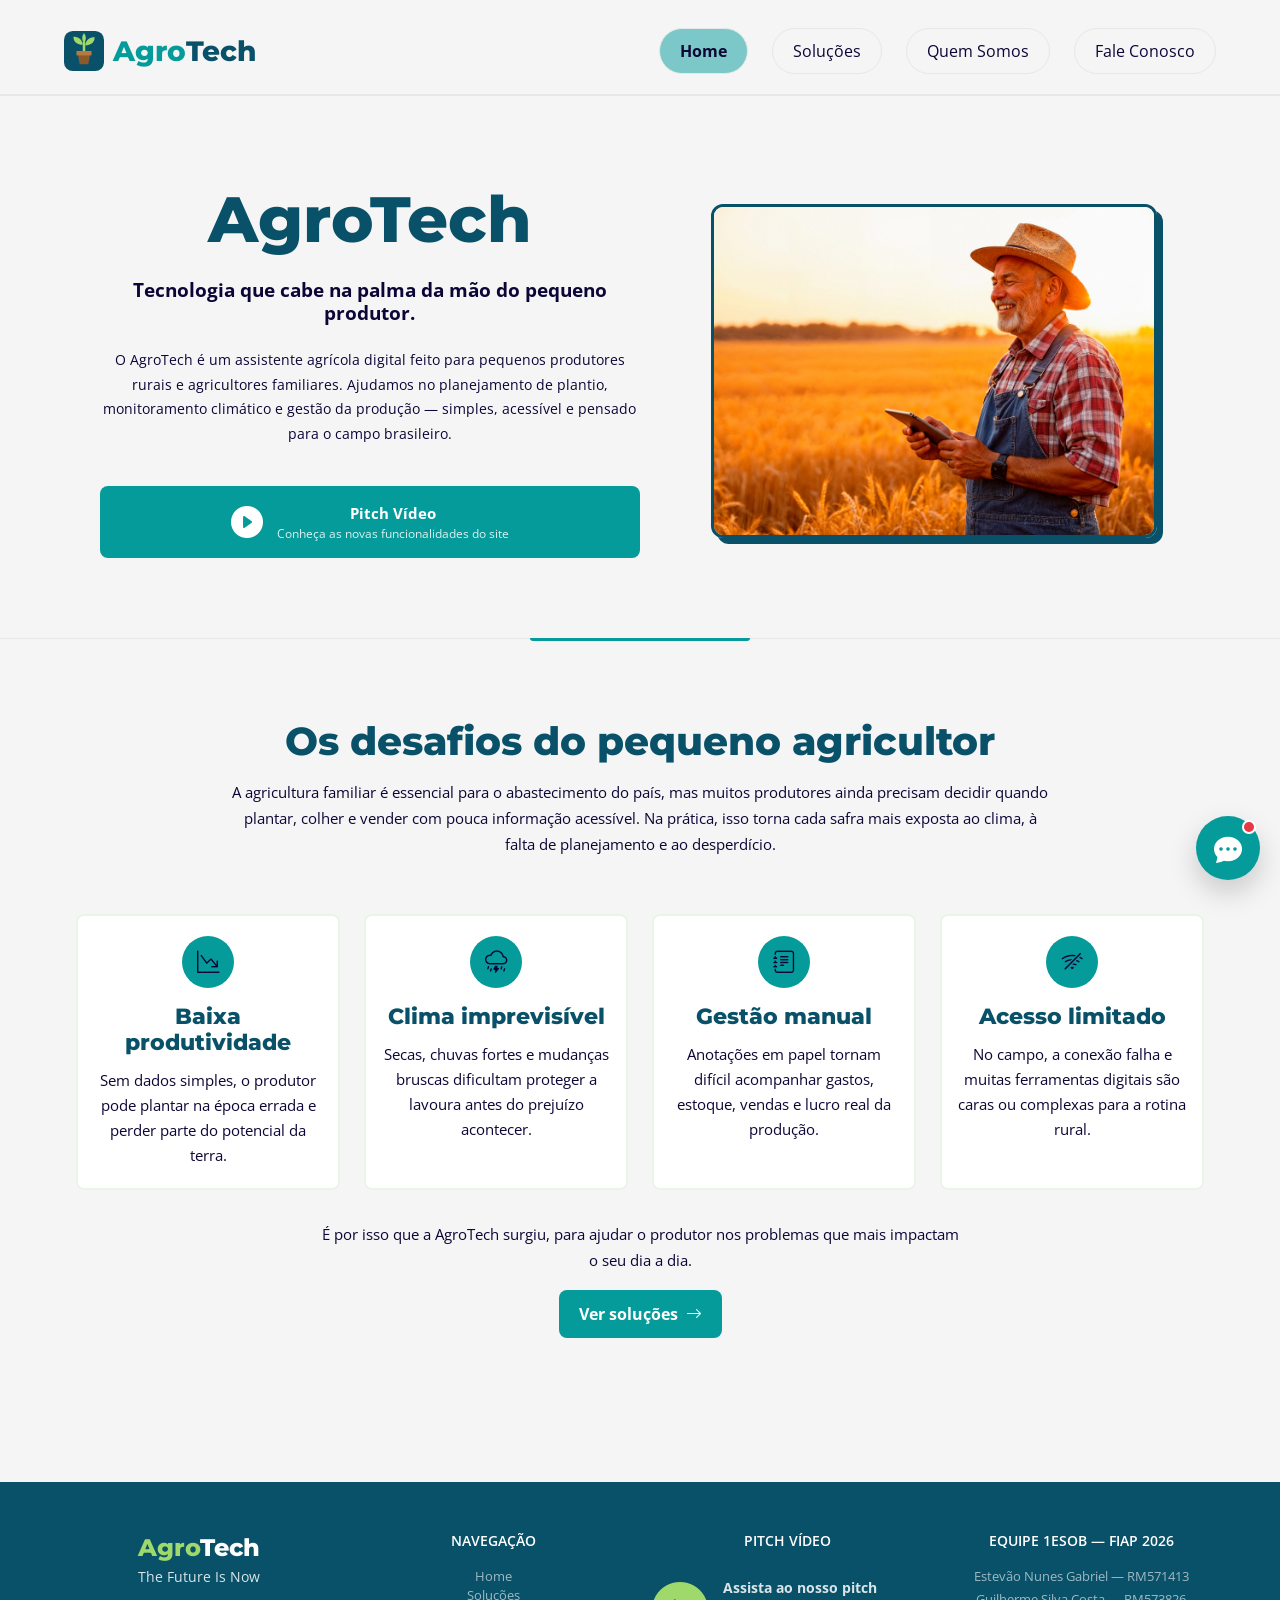
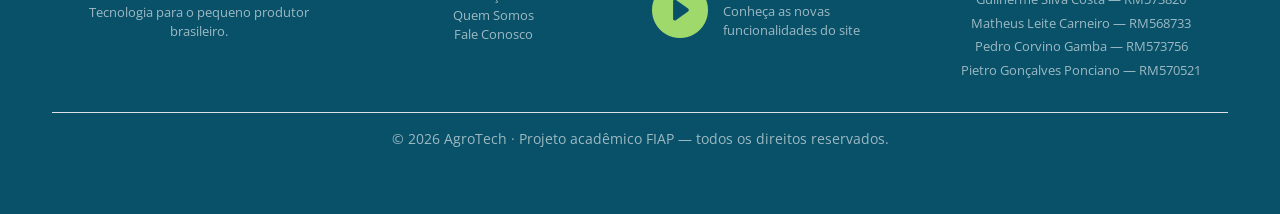
<file: index.html>
<!DOCTYPE html>
<html lang="pt-br">

<!-- Página inicial -->

<!-- ==============================
     SEÇÃO: PÁGINA INICIAL
    ================================= -->
<head>

    <meta charset="UTF-8">
    <meta name="viewport" content="width=device-width, initial-scale=1.0">
    <title>AgroTech - Home</title>
    <link rel="icon" type="image/svg+xml" href="./src/img/favicon.svg">

    <!-- Import do Google Fonts -->
    <link rel="preconnect" href="https://fonts.googleapis.com">
    <link rel="preconnect" href="https://fonts.gstatic.com" crossorigin>
    <link href="https://fonts.googleapis.com/css2?family=Montserrat:wght@400;600;700;900&family=Open+Sans:wght@400;600;700&display=swap" rel="stylesheet">

    <!-- Import do CSS bootstrap -->
    <link href="https://cdn.jsdelivr.net/npm/bootstrap@5.3.8/dist/css/bootstrap.min.css" rel="stylesheet" integrity="sha384-sRIl4kxILFvY47J16cr9ZwB07vP4J8+LH7qKQnuqkuIAvNWLzeN8tE5YBujZqJLB" crossorigin="anonymous">
    <link rel="stylesheet" href="https://cdn.jsdelivr.net/npm/bootstrap-icons@1.13.1/font/bootstrap-icons.min.css">

    <!-- Import do CSS global e da pagina-->
    <link rel="stylesheet" href="./src/css/style.css">
    <link rel="stylesheet" href="./src/css/styleHome.css">
    <link rel="stylesheet" href="src/css/styleConsultor.css">

</head>
<body>

    <!-- ==============================
         SEÇÃO: HEADER
        ================================= -->
    <header>
        <nav class="navbar navbar-expand-lg">

            <div class="container-fluid navbar-container">

                <div class="nav-logo mb-0">
                    <img class="nav-logo-icon" src="./src/img/favicon.svg" alt="" aria-hidden="true">
                    <span class="nav-logo-text"><span class="nav-logo-agro">Agro</span><span class="nav-logo-tech">Tech</span></span>
                </div>

                <button class="navbar-toggler" type="button" data-bs-toggle="collapse" data-bs-target="#paginas" aria-controls="paginas" aria-expanded="false" aria-label="Abrir menu">
                    <i class="bi bi-list"></i>
                </button>

                <div id="paginas" class="collapse navbar-collapse justify-content-end">
                    <ul class="d-flex flex-column flex-lg-row gap-4 list-unstyled mb-0 align-items-center align-items-lg-center mt-5 mt-lg-0">
                        <li><a href="./index.html" class="page page-active text-nowrap">Home</a></li>
                        <li><a href="./src/pages/solucoes.html" class="page text-nowrap">Soluções</a></li>
                        <li><a href="./src/pages/quemSomos.html" class="page text-nowrap">Quem Somos</a></li>
                        <li><a href="./src/pages/faleConosco.html" class="page text-nowrap">Fale Conosco</a></li>
                    </ul>
                </div>

            </div>
        </nav>
    </header>

    <!-- ==============================
         SEÇÃO: MAIN
        ================================= -->
    <main>

        <!-- ==============================
             SEÇÃO: HOME (HERO)
            ================================= -->
        <section class="hero-section">
            <div class="row align-items-center justify-content-around gy-5 container-fluid">

                <div class="col-12 col-lg-6 d-flex flex-column gap-3 text-center">
                    <h1 class="hero-title">AgroTech</h1>
                    <h2 class="hero-subtitle">Tecnologia que cabe na palma da mão do pequeno produtor.</h2>
                    <p class="hero-text">O AgroTech é um assistente agrícola digital feito para pequenos produtores rurais e agricultores familiares.
                        Ajudamos no planejamento de plantio, monitoramento climático e gestão da produção — simples, acessível e pensado para o campo brasileiro.
                    </p>

                    <!-- Esse botao so aparece com a tela grande -->
                    <a href="https://www.youtube.com/watch?v=eFqLEcY02dg" target="_blank" class="hero-btn align-self-stretch justify-content-center d-none d-lg-flex">
                        <i class="bi bi-play-circle-fill hero-btn-icon"></i>
                        <div class="hero-btn-texto">
                            <span class="hero-btn-titulo">Pitch Vídeo</span>
                            <span class="hero-btn-subtitulo">Conheça as novas funcionalidades do site</span>
                        </div>
                    </a>
                </div>

                <div class="col-12 col-lg-5">
                    <img src="./src/img/hero-section-Agricultor.jpg" alt="Agricultor segurando um tablet no campo" class="hero-img w-100">
                </div>


                <!-- Esse botao so aparece quando a tela fica pequena -->
                <div class="col-12 d-flex flex-column d-lg-none">
                    <a href="https://www.youtube.com/watch?v=eFqLEcY02dg" target="_blank" class="hero-btn align-self-stretch justify-content-center">
                        <i class="bi bi-play-circle-fill hero-btn-icon"></i>
                        <div class="hero-btn-texto">
                            <span class="hero-btn-titulo">Pitch Vídeo</span>
                            <span class="hero-btn-subtitulo">Conheça as novas funcionalidades do site</span>
                        </div>
                    </a>
                </div>

            </div>
        </section>

        <!-- ==============================
             SEÇÃO: PROBLEMA
            ================================= -->
        <section class="problema-section">
            <div class="container-fluid problema-container">
                <div class="row justify-content-center">
                    <div class="col-12 col-lg-9 problema-intro">
                        <h2 id="problema-title">Os desafios do pequeno agricultor</h2>
                        <p>
                            A agricultura familiar é essencial para o abastecimento do país, mas muitos produtores ainda
                            precisam decidir quando plantar, colher e vender com pouca informação acessível. Na prática,
                            isso torna cada safra mais exposta ao clima, à falta de planejamento e ao desperdício.
                        </p>
                    </div>
                </div>

                <div class="row gy-4 justify-content-center problema-cards">
                    <div class="col-12 col-md-6 col-xl-3 d-flex">
                        <article class="problema-card w-100">
                            <i class="bi bi-graph-down-arrow problema-card-icon"></i>
                            <h3>Baixa produtividade</h3>
                            <p>Sem dados simples, o produtor pode plantar na época errada e perder parte do potencial da terra.</p>
                        </article>
                    </div>

                    <div class="col-12 col-md-6 col-xl-3 d-flex">
                        <article class="problema-card w-100">
                            <i class="bi bi-cloud-lightning-rain problema-card-icon"></i>
                            <h3>Clima imprevisível</h3>
                            <p>Secas, chuvas fortes e mudanças bruscas dificultam proteger a lavoura antes do prejuízo acontecer.</p>
                        </article>
                    </div>

                    <div class="col-12 col-md-6 col-xl-3 d-flex">
                        <article class="problema-card w-100">
                            <i class="bi bi-journal-text problema-card-icon"></i>
                            <h3>Gestão manual</h3>
                            <p>Anotações em papel tornam difícil acompanhar gastos, estoque, vendas e lucro real da produção.</p>
                        </article>
                    </div>

                    <div class="col-12 col-md-6 col-xl-3 d-flex">
                        <article class="problema-card w-100">
                            <i class="bi bi-wifi-off problema-card-icon"></i>
                            <h3>Acesso limitado</h3>
                            <p>No campo, a conexão falha e muitas ferramentas digitais são caras ou complexas para a rotina rural.</p>
                        </article>
                    </div>
                </div>

                <div class="row justify-content-center">
                    <div class="col-12 col-lg-7 problema-fechamento">
                        <p>É por isso que a AgroTech surgiu, para ajudar o produtor nos problemas que mais impactam o seu dia a dia.</p>
                        <a href="./src/pages/solucoes.html" class="problema-link">
                            Ver soluções
                            <i class="bi bi-arrow-right"></i>
                        </a>
                    </div>
                </div>
            </div>
        </section>

    </main>

    <!-- ==============================
         SEÇÃO: FOOTER
        ================================= -->
    <footer>
        <div class="container-fluid footer-container">

            <div class="row gy-4 gx-4 justify-content-lg-between">

                <div class="col-12 col-lg footer-agrotech text-center">

                    <a href="./index.html" class="footer-logo">
                        <span class="footer-logo-agro">Agro</span><span class="footer-logo-tech">Tech</span>
                    </a>

                    <p class="footer-texto-medio">The Future Is Now</p>

                    <p class="footer-texto-fraco">Tecnologia para o pequeno&nbsp;produtor brasileiro.</p>

                </div>

                <div class="col-12 col-lg footer-navegacao-col">
                    <nav class="footer-navegacao d-flex flex-column align-items-center" aria-label="Links do rodapé">
                        <p class="footer-titulo">NAVEGAÇÃO</p>
                        <a href="./index.html" class="footer-navegacao-pagina footer-texto-fraco">Home</a>
                        <a href="./src/pages/solucoes.html" class="footer-navegacao-pagina footer-texto-fraco">Soluções</a>
                        <a href="./src/pages/quemSomos.html" class="footer-navegacao-pagina footer-texto-fraco">Quem Somos</a>
                        <a href="./src/pages/faleConosco.html" class="footer-navegacao-pagina footer-texto-fraco">Fale Conosco</a>
                    </nav>
                </div>

                <div class="col-12 col-lg footer-pitch text-center">
                    <p class="footer-pitch-titulo footer-titulo mb-3">PITCH VÍDEO</p>

                    <a href="https://www.youtube.com/watch?v=eFqLEcY02dg" target="_blank" class="footer-pitch-link d-flex align-items-center text-decoration-none justify-content-center">
                        <i class="bi bi-play-circle-fill"></i>
                        <div class="d-flex flex-column text-start">
                            <p class="footer-texto-medio mb-1 fw-bold">Assista ao nosso pitch</p>
                            <p class="footer-texto-fraco mb-0">Conheça as novas funcionalidades do site</p>
                        </div>
                    </a>
                </div>

                <div class="col-12 col-lg footer-equipe text-center">
                    <p class="footer-titulo mb-3">EQUIPE 1ESOB — FIAP 2026</p>
                    <ul class="list-unstyled footer-texto-fraco">
                        <li class="mb-1">Estevão Nunes Gabriel — RM571413</li>
                        <li class="mb-1">Guilherme Silva Costa — RM573826</li>
                        <li class="mb-1">Matheus Leite Carneiro — RM568733</li>
                        <li class="mb-1">Pedro Corvino Gamba — RM573756</li>
                        <li class="mb-1">Pietro Gonçalves Ponciano — RM570521</li>
                    </ul>
                </div>

            </div>

            <div class="row border-top mt-3 pt-3">
                <div class="col-12 text-center">
                    <p class="footer-copyright footer-texto-fraco">© 2026 AgroTech · Projeto acadêmico FIAP — todos os direitos reservados.</p>
                </div>
            </div>
        </div>
    </footer>

    <!-- Consultor AgroTech -->
    <section class="consultor" aria-label="Consultor AgroTech">
        <button class="consultor__botao" type="button" aria-label="Abrir Consultor AgroTech" aria-expanded="false">
            <i class="bi bi-chat-dots-fill" aria-hidden="true"></i>
            <span class="consultor__notificacao" aria-hidden="true"></span>
        </button>

        <button class="consultor__chamada" type="button">Descubra sua solução ideal</button>

        <div class="consultor__painel" aria-hidden="true">
            <div class="consultor__cabecalho">
                <div>
                    <span class="consultor__label">Diagnóstico rápido</span>
                    <h2 class="consultor__titulo">Consultor AgroTech</h2>
                </div>
                <button class="consultor__fechar" type="button" aria-label="Fechar Consultor AgroTech">
                    <i class="bi bi-x-lg" aria-hidden="true"></i>
                </button>
            </div>
            <div class="consultor__conteudo" data-consultor-conteudo></div>
        </div>
    </section>

    <!-- Import do JS bootstrap -->
    <script src="https://cdn.jsdelivr.net/npm/bootstrap@5.3.8/dist/js/bootstrap.bundle.min.js" integrity="sha384-FKyoEForCGlyvwx9Hj09JcYn3nv7wiPVlz7YYwJrWVcXK/BmnVDxM+D2scQbITxI" crossorigin="anonymous"></script>
    <script src="src/js/scriptConsultor.js"></script>
</body>
</html>
</file>
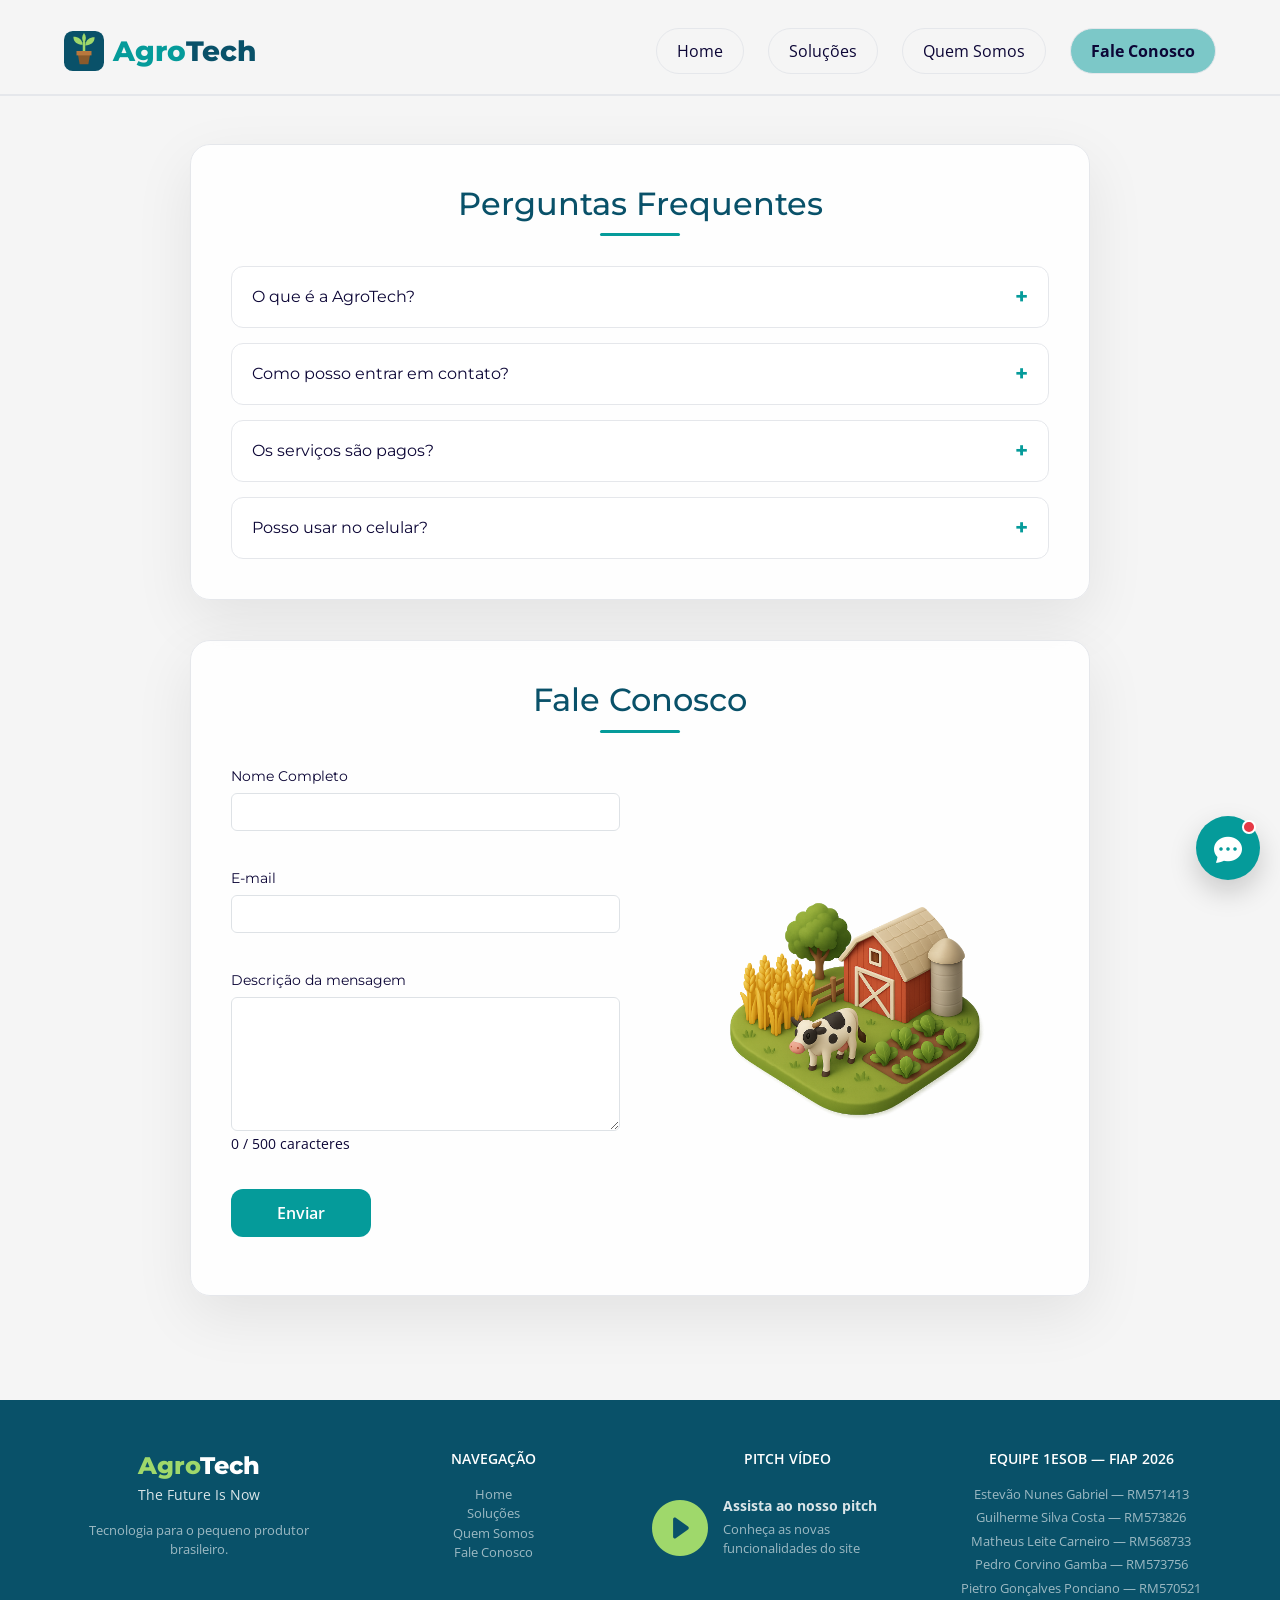
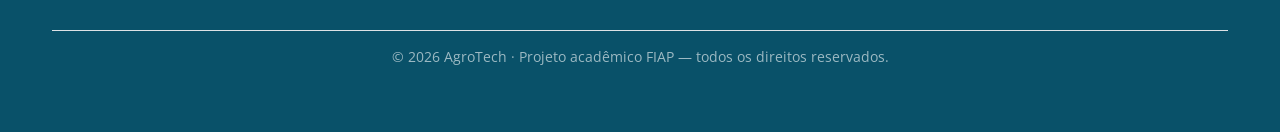
<file: src/pages/faleConosco.html>
<!DOCTYPE html>
<html lang="pt-br">

<!-- ==============================
SEÇÃO: FALE CONOSCO
Responsável: PIETRO
================================= -->

<head>
    <meta charset="UTF-8">
    <meta name="viewport" content="width=device-width, initial-scale=1.0">
    <title>AgroTech - Contato</title>
    <link rel="icon" type="image/svg+xml" href="../img/favicon.svg">

    <!-- Import do Google Fonts -->
    <link rel="preconnect" href="https://fonts.googleapis.com">
    <link rel="preconnect" href="https://fonts.gstatic.com" crossorigin>
    <link
        href="https://fonts.googleapis.com/css2?family=Montserrat:wght@400;600;700;900&family=Open+Sans:wght@400;600;700&display=swap"
        rel="stylesheet">

    <!-- Import do CSS bootstrap -->
    <link href="https://cdn.jsdelivr.net/npm/bootstrap@5.3.8/dist/css/bootstrap.min.css" rel="stylesheet"
        integrity="sha384-sRIl4kxILFvY47J16cr9ZwB07vP4J8+LH7qKQnuqkuIAvNWLzeN8tE5YBujZqJLB" crossorigin="anonymous">
    <link rel="stylesheet" href="https://cdn.jsdelivr.net/npm/bootstrap-icons@1.13.1/font/bootstrap-icons.min.css">

    <!-- Import do CSS global e da pagina-->
    <link rel="stylesheet" href="../css/style.css">
    <link rel="stylesheet" href="../css/styleFaleConosco.css">
    <link rel="stylesheet" href="../css/styleConsultor.css">
</head>

<body>

    <header>
        <nav class="navbar navbar-expand-lg">

            <div class="container-fluid navbar-container">

                <div class="nav-logo mb-0">
                    <img class="nav-logo-icon" src="../img/favicon.svg" alt="" aria-hidden="true">
                    <span class="nav-logo-text"><span class="nav-logo-agro">Agro</span><span class="nav-logo-tech">Tech</span></span>
                </div>

                <button class="navbar-toggler" type="button" data-bs-toggle="collapse" data-bs-target="#paginas"
                    aria-controls="paginas" aria-expanded="false" aria-label="Abrir menu">
                    <i class="bi bi-list"></i>
                </button>

                <div id="paginas" class="collapse navbar-collapse justify-content-end">

                    <ul
                        class="d-flex flex-column flex-lg-row gap-4 list-unstyled mb-0 align-items-center align-items-lg-center mt-5 mt-lg-0">

                        <li><a href="../../index.html" class="page text-nowrap">Home</a></li>
                        <li><a href="./solucoes.html" class="page text-nowrap">Soluções</a></li>

                        <li><a href="./quemSomos.html" class="page text-nowrap">Quem Somos</a></li>
                        <li><a href="./faleConosco.html" class="page page-active text-nowrap">Fale Conosco</a></li>
                    </ul>
                </div>

            </div>
        </nav>
    </header>


    <!-- ==============================
    SEÇÃO: MAIN
    Responsável: PIETRO
    ================================= -->
    <main>


        <section class="faq-contato">
            <h2>Perguntas Frequentes</h2>
            <div class="perguntas-faq-contato">
                <details>
                    <summary>O que é a AgroTech?</summary>
                    <p>A AgroTech é uma plataforma voltada para soluções no agronegócio.</p>
                </details>

                <details>
                    <summary>Como posso entrar em contato?</summary>
                    <p>Você pode acessar a página de contato ou enviar um e-mail para suporte@agrotech.com.</p>
                </details>

                <details>
                    <summary>Os serviços são pagos?</summary>
                    <p>Oferecemos planos gratuitos e pagos, dependendo da necessidade.</p>
                </details>

                <details>
                    <summary>Posso usar no celular?</summary>
                    <p>Sim, a plataforma é totalmente responsiva.</p>
                </details>
            </div>
        </section>


        <section class="fale-conosco">
            <h2>Fale Conosco</h2>

            <div class="container-form">

                <form id="formContato" novalidate>
                    <div class="mb-3">
                        <label for="nome" class="form-label">Nome Completo</label>
                        <input type="text" class="form-control" id="nome">
                        <div class="invalid-feedback"></div>
                    </div>

                    <div class="mb-3">
                        <label for="email" class="form-label">E-mail</label>
                        <input type="email" class="form-control" id="email">
                        <div class="invalid-feedback"></div>
                    </div>

                    <div class="mb-3">
                        <label for="mensagem" class="form-label">Descrição da mensagem</label>
                        <textarea class="form-control" id="mensagem" maxlength="500" rows="5">
</textarea>

                        <small id="contadorMensagem">
                            0 / 500 caracteres
                        </small>
                        <div class="invalid-feedback"></div>
                    </div>

                    <button type="submit" class="btn btn-success">
                        Enviar
                    </button>
                    <div class="mensagem-sucesso">
                        Mensagem enviada com sucesso! Entraremos em contato em breve.
                    </div>
                </form>
                <div class="imagem-form">
                    <img src="../img/fale-conosco-icon-lateral.png" alt="Contato">
                </div>

            </div>
        </section>

    </main>

    <!-- ==============================
    SEÇÃO: FOOTER
    Responsável: MATHEUS
    ================================= -->
    <footer>
        <div class="container-fluid footer-container">

            <div class="row gy-4 gx-4 justify-content-lg-between">

                <div class="col-12 col-lg footer-agrotech text-center">

                    <a href="../../index.html" class="footer-logo">
                        <span class="footer-logo-agro">Agro</span><span class="footer-logo-tech">Tech</span>
                    </a>

                    <p class="footer-texto-medio">The Future Is Now</p>

                    <p class="footer-texto-fraco">Tecnologia para o pequeno produtor brasileiro.</p>

                </div>

                <div class="col-12 col-lg footer-navegacao-col">
                    <nav class="footer-navegacao d-flex flex-column align-items-center" aria-label="Links do rodapé">
                        <p class="footer-titulo">NAVEGAÇÃO</p>
                        <a href="../../index.html" class="footer-navegacao-pagina footer-texto-fraco">Home</a>
                        <a href="./solucoes.html" class="footer-navegacao-pagina footer-texto-fraco">Soluções</a>
                        <a href="./quemSomos.html" class="footer-navegacao-pagina footer-texto-fraco">Quem Somos</a>
                        <a href="./faleConosco.html" class="footer-navegacao-pagina footer-texto-fraco">Fale Conosco</a>
                    </nav>
                </div>

                <div class="col-12 col-lg footer-pitch text-center">
                    <p class="footer-pitch-titulo footer-titulo mb-3">PITCH VÍDEO</p>

                    <a href="https://www.youtube.com/watch?v=eFqLEcY02dg"
                        target="_blank"
                        class="footer-pitch-link d-flex align-items-center text-decoration-none justify-content-center">
                        <i class="bi bi-play-circle-fill"></i>
                        <div class="d-flex flex-column text-start">
                            <p class="footer-texto-medio mb-1 fw-bold">Assista ao nosso pitch</p>
                            <p class="footer-texto-fraco mb-0">Conheça as novas funcionalidades do site</p>
                        </div>
                    </a>
                </div>

                <div class="col-12 col-lg footer-equipe text-center">
                    <p class="footer-titulo mb-3">EQUIPE 1ESOB — FIAP 2026</p>
                    <ul class="list-unstyled footer-texto-fraco">
                        <li class="mb-1">Estevão Nunes Gabriel — RM571413</li>
                        <li class="mb-1">Guilherme Silva Costa — RM573826</li>
                        <li class="mb-1">Matheus Leite Carneiro — RM568733</li>
                        <li class="mb-1">Pedro Corvino Gamba — RM573756</li>
                        <li class="mb-1">Pietro Gonçalves Ponciano — RM570521</li>
                    </ul>
                </div>

            </div>

            <div class="row border-top mt-3 pt-3">
                <div class="col-12 text-center">
                    <p class="footer-copyright footer-texto-fraco">© 2026 AgroTech · Projeto acadêmico FIAP — todos os
                        direitos reservados.</p>
                </div>
            </div>

        </div>
    </footer>

    <!-- Consultor AgroTech -->
    <section class="consultor" aria-label="Consultor AgroTech">
        <button class="consultor__botao" type="button" aria-label="Abrir Consultor AgroTech" aria-expanded="false">
            <i class="bi bi-chat-dots-fill" aria-hidden="true"></i>
            <span class="consultor__notificacao" aria-hidden="true"></span>
        </button>

        <button class="consultor__chamada" type="button">Descubra sua solução ideal</button>

        <div class="consultor__painel" aria-hidden="true">
            <div class="consultor__cabecalho">
                <div>
                    <span class="consultor__label">Diagnóstico rápido</span>
                    <h2 class="consultor__titulo">Consultor AgroTech</h2>
                </div>
                <button class="consultor__fechar" type="button" aria-label="Fechar Consultor AgroTech">
                    <i class="bi bi-x-lg" aria-hidden="true"></i>
                </button>
            </div>
            <div class="consultor__conteudo" data-consultor-conteudo></div>
        </div>
    </section>

    <!-- Import do JS bootstrap -->
    <script src="https://cdn.jsdelivr.net/npm/bootstrap@5.3.8/dist/js/bootstrap.bundle.min.js"
        integrity="sha384-FKyoEForCGlyvwx9Hj09JcYn3nv7wiPVlz7YYwJrWVcXK/BmnVDxM+D2scQbITxI"
        crossorigin="anonymous"></script>
    <script src="../js/scriptFaleConosco.js"></script>
    <script src="../js/scriptConsultor.js"></script>
</body>

</html>
</file>
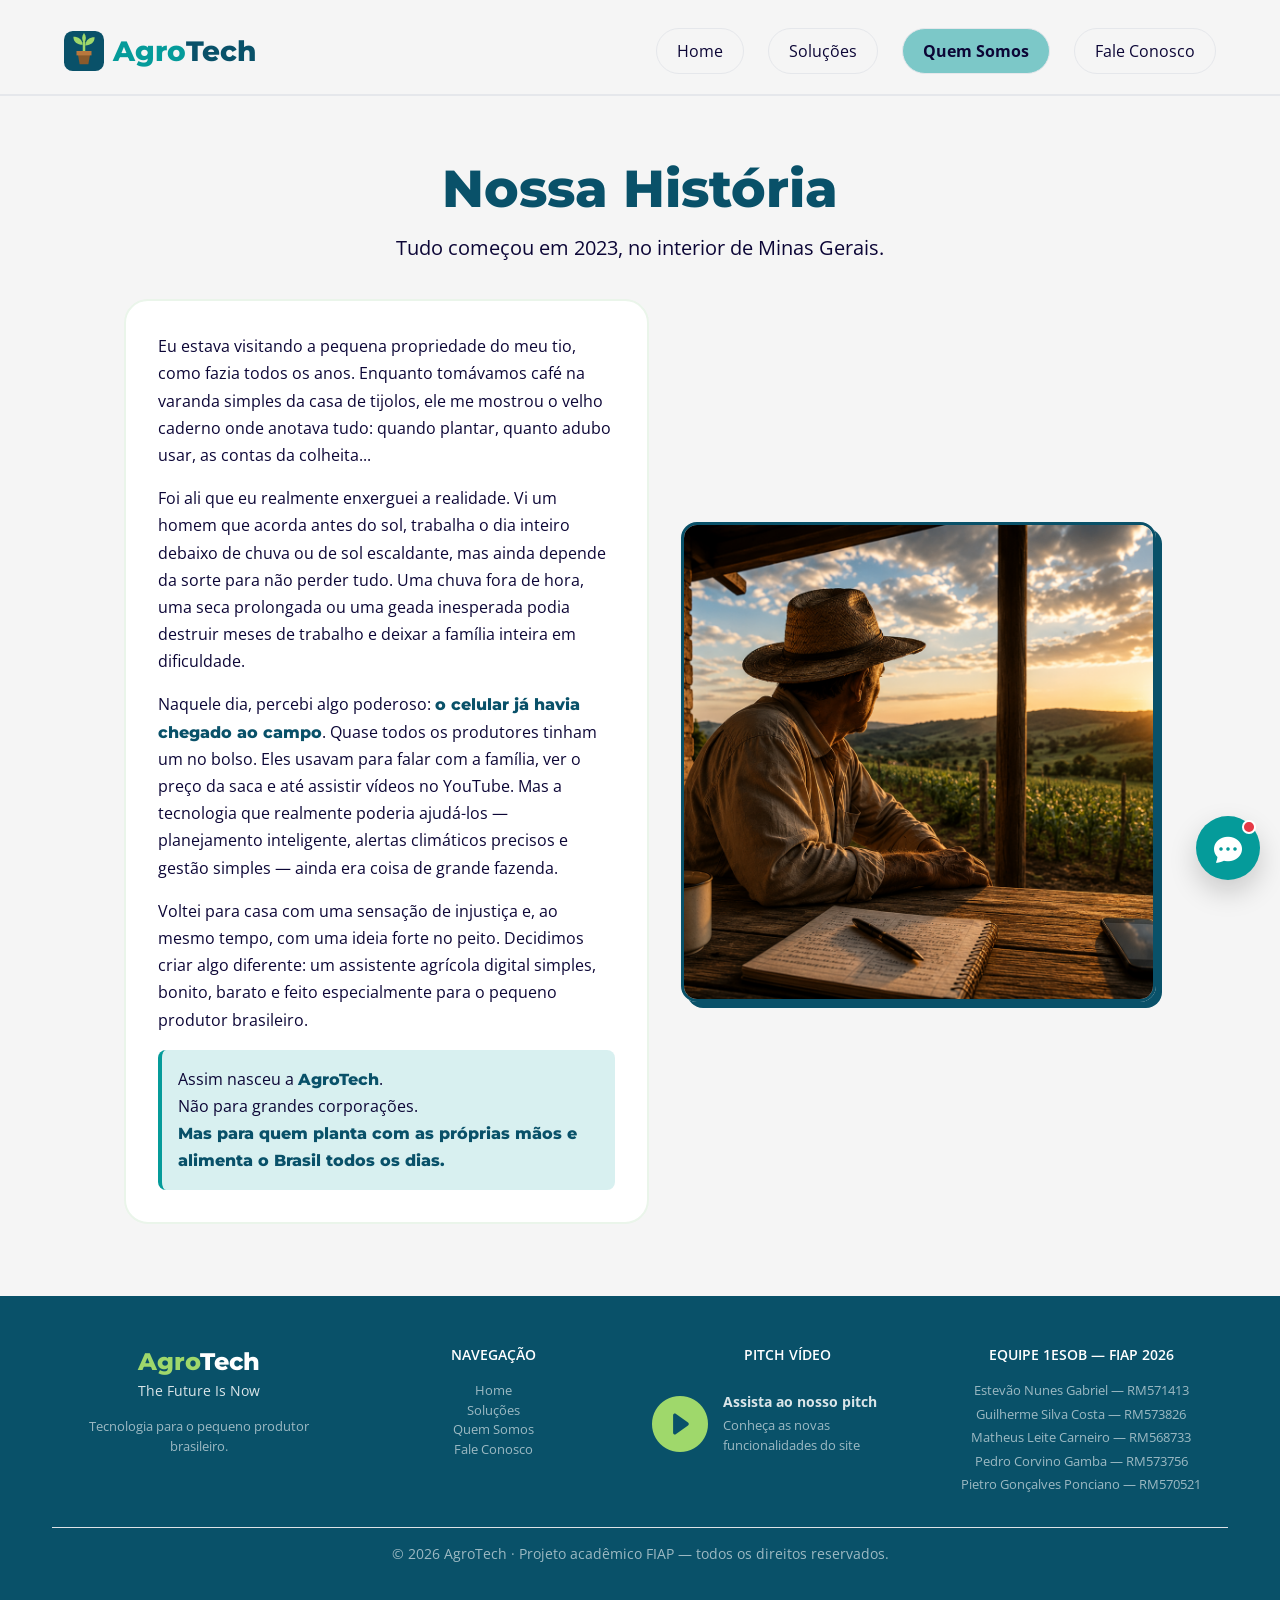
<file: src/pages/quemSomos.html>
<!DOCTYPE html>
<html lang="pt-br">

<!-- ==============================
SEÇÃO: QUEM SOMOS
Responsável: PEDRO
================================= -->

<head>

    <meta charset="UTF-8">
    <meta name="viewport" content="width=device-width, initial-scale=1.0">
    <title>AgroTech - Quem Somos</title>
    <link rel="icon" type="image/svg+xml" href="../img/favicon.svg">

    <!-- Import do Google Fonts -->
    <link rel="preconnect" href="https://fonts.googleapis.com">
    <link rel="preconnect" href="https://fonts.gstatic.com" crossorigin>
    <link
        href="https://fonts.googleapis.com/css2?family=Montserrat:wght@400;600;700;900&family=Open+Sans:wght@400;600;700&display=swap"
        rel="stylesheet">

    <!-- Import do CSS bootstrap -->
    <link href="https://cdn.jsdelivr.net/npm/bootstrap@5.3.8/dist/css/bootstrap.min.css" rel="stylesheet"
        integrity="sha384-sRIl4kxILFvY47J16cr9ZwB07vP4J8+LH7qKQnuqkuIAvNWLzeN8tE5YBujZqJLB" crossorigin="anonymous">
    <link rel="stylesheet" href="https://cdn.jsdelivr.net/npm/bootstrap-icons@1.13.1/font/bootstrap-icons.min.css">

    <!-- Import do CSS global e da pagina-->
    <link rel="stylesheet" href="../css/style.css">
    <link rel="stylesheet" href="../css/styleQuemSomos.css">
    <link rel="stylesheet" href="../css/styleConsultor.css">


</head>

<body>

    <header>
        <nav class="navbar navbar-expand-lg">

            <div class="container-fluid navbar-container">

                <div class="nav-logo mb-0">
                    <img class="nav-logo-icon" src="../img/favicon.svg" alt="" aria-hidden="true">
                    <span class="nav-logo-text"><span class="nav-logo-agro">Agro</span><span class="nav-logo-tech">Tech</span></span>
                </div>

                <button class="navbar-toggler" type="button" data-bs-toggle="collapse" data-bs-target="#paginas"
                    aria-controls="paginas" aria-expanded="false" aria-label="Abrir menu">
                    <i class="bi bi-list"></i>
                </button>

                <div id="paginas" class="collapse navbar-collapse justify-content-end">
                    <ul
                        class="d-flex flex-column flex-lg-row gap-4 list-unstyled mb-0 align-items-center align-items-lg-center mt-5 mt-lg-0">
                        <li><a href="../../index.html" class="page text-nowrap">Home</a></li>
                        <li><a href="./solucoes.html" class="page text-nowrap">Soluções</a></li>
                        <li><a href="./quemSomos.html" class="page page-active text-nowrap">Quem Somos</a></li>
                        <li><a href="./faleConosco.html" class="page text-nowrap">Fale Conosco</a></li>
                    </ul>
                </div>

            </div>
        </nav>
    </header>

    <!-- ==============================
    SEÇÃO: MAIN
    Responsável: PEDRO
    ================================= -->
    <main class="quem-somos__container">
        <section class="quem-somos__intro">
            <h1 class="quem-somos__intro-title">Nossa História</h1>
            <p class="quem-somos__intro-description">
                Tudo começou em 2023, no interior de Minas Gerais.
            </p>
        </section>

        <section class="quem-somos__story">
            <article class="quem-somos__story-card">
                <p>
                    Eu estava visitando a pequena propriedade do meu tio, como fazia todos os anos.
                    Enquanto tomávamos café na varanda simples da casa de tijolos, ele me mostrou o velho
                    caderno
                    onde anotava tudo: quando plantar, quanto adubo usar, as contas da colheita...
                </p>

                <p>
                    Foi ali que eu realmente enxerguei a realidade. Vi um homem que acorda antes do sol,
                    trabalha o dia inteiro debaixo de chuva ou de sol escaldante, mas ainda depende da sorte
                    para não perder tudo. Uma chuva fora de hora, uma seca prolongada ou uma geada inesperada
                    podia destruir meses de trabalho e deixar a família inteira em dificuldade.
                </p>

                <p>
                    Naquele dia, percebi algo poderoso: <strong>o celular já havia chegado ao campo</strong>.
                    Quase todos os produtores tinham um no bolso. Eles usavam para falar com a família,
                    ver o preço da saca e até assistir vídeos no YouTube. Mas a tecnologia que realmente
                    poderia ajudá-los — planejamento inteligente, alertas climáticos precisos e gestão simples —
                    ainda era coisa de grande fazenda.
                </p>

                <p>
                    Voltei para casa com uma sensação de injustiça e, ao mesmo tempo, com uma ideia forte no
                    peito.
                    Decidimos criar algo diferente: um assistente agrícola digital simples, bonito, barato e
                    feito especialmente para o pequeno produtor brasileiro.
                </p>

                <p class="quem-somos__story-final">
                    Assim nasceu a <strong>AgroTech</strong>.<br>
                    Não para grandes corporações. <br>
                    <strong>Mas para quem planta com as próprias mãos e alimenta o Brasil todos os
                        dias.</strong>
                </p>
            </article>

            <figure class="quem-somos__image-wrapper">
                <img class="quem-somos__image" src="../img/agricultor.png" alt="Agricultor no campo">
            </figure>
        </section>
    </main>

    <!-- ==============================
    SEÇÃO: FOOTER
    Responsável: MATHEUS
    ================================= -->
    <footer>
        <div class="container-fluid footer-container">

            <div class="row gy-4 gx-4 justify-content-lg-between">

                <div class="col-12 col-lg footer-agrotech text-center">

                    <a href="../../index.html" class="footer-logo">
                        <span class="footer-logo-agro">Agro</span><span class="footer-logo-tech">Tech</span>
                    </a>

                    <p class="footer-texto-medio">The Future Is Now</p>

                    <p class="footer-texto-fraco">Tecnologia para o pequeno&nbsp;produtor brasileiro.</p>

                </div>

                <div class="col-12 col-lg footer-navegacao-col">
                    <nav class="footer-navegacao d-flex flex-column align-items-center" aria-label="Links do rodapé">
                        <p class="footer-titulo">NAVEGAÇÃO</p>
                        <a href="../../index.html" class="footer-navegacao-pagina footer-texto-fraco">Home</a>
                        <a href="./solucoes.html" class="footer-navegacao-pagina footer-texto-fraco">Soluções</a>
                        <a href="./quemSomos.html" class="footer-navegacao-pagina footer-texto-fraco">Quem Somos</a>
                        <a href="./faleConosco.html" class="footer-navegacao-pagina footer-texto-fraco">Fale Conosco</a>
                    </nav>
                </div>

                <div class="col-12 col-lg footer-pitch text-center">
                    <p class="footer-pitch-titulo footer-titulo mb-3">PITCH VÍDEO</p>

                    <a href="https://www.youtube.com/watch?v=eFqLEcY02dg"
                        target="_blank"
                        class="footer-pitch-link d-flex align-items-center text-decoration-none justify-content-center">
                        <i class="bi bi-play-circle-fill"></i>
                        <div class="d-flex flex-column text-start">
                            <p class="footer-texto-medio mb-1 fw-bold">Assista ao nosso pitch</p>
                            <p class="footer-texto-fraco mb-0">Conheça as novas funcionalidades do site</p>
                        </div>
                    </a>
                </div>

                <div class="col-12 col-lg footer-equipe text-center">
                    <p class="footer-titulo mb-3">EQUIPE 1ESOB — FIAP 2026</p>
                    <ul class="list-unstyled footer-texto-fraco">
                        <li class="mb-1">Estevão Nunes Gabriel — RM571413</li>
                        <li class="mb-1">Guilherme Silva Costa — RM573826</li>
                        <li class="mb-1">Matheus Leite Carneiro — RM568733</li>
                        <li class="mb-1">Pedro Corvino Gamba — RM573756</li>
                        <li class="mb-1">Pietro Gonçalves Ponciano — RM570521</li>
                    </ul>
                </div>

            </div>

            <div class="row border-top mt-3 pt-3">
                <div class="col-12 text-center">
                    <p class="footer-copyright footer-texto-fraco">© 2026 AgroTech · Projeto acadêmico FIAP — todos os
                        direitos reservados.</p>
                </div>
            </div>

        </div>
    </footer>

    <!-- Consultor AgroTech -->
    <section class="consultor" aria-label="Consultor AgroTech">
        <button class="consultor__botao" type="button" aria-label="Abrir Consultor AgroTech" aria-expanded="false">
            <i class="bi bi-chat-dots-fill" aria-hidden="true"></i>
            <span class="consultor__notificacao" aria-hidden="true"></span>
        </button>

        <button class="consultor__chamada" type="button">Descubra sua solução ideal</button>

        <div class="consultor__painel" aria-hidden="true">
            <div class="consultor__cabecalho">
                <div>
                    <span class="consultor__label">Diagnóstico rápido</span>
                    <h2 class="consultor__titulo">Consultor AgroTech</h2>
                </div>
                <button class="consultor__fechar" type="button" aria-label="Fechar Consultor AgroTech">
                    <i class="bi bi-x-lg" aria-hidden="true"></i>
                </button>
            </div>
            <div class="consultor__conteudo" data-consultor-conteudo></div>
        </div>
    </section>

    <!-- Import do JS bootstrap -->
    <script src="https://cdn.jsdelivr.net/npm/bootstrap@5.3.8/dist/js/bootstrap.bundle.min.js"
        integrity="sha384-FKyoEForCGlyvwx9Hj09JcYn3nv7wiPVlz7YYwJrWVcXK/BmnVDxM+D2scQbITxI"
        crossorigin="anonymous"></script>
    <script src="../js/scriptConsultor.js"></script>

</body>

</html>
</file>
<file: src/css/style.css>
/* Style GLOBAL, deve ter root, reset, body, header, footer */

/* ROOT > Variáveis Globais do Projeto */

:root {
  /* Cores */

  --cor-primaria: #059b9a;
  --cor-secundaria: #095169;

  /* cores para textos */
  --cor-texto: #0c0636;
  --texto-branco-puro: #fff;
  --texto-branco-medio: rgba(255, 255, 255, 0.85);
  --texto-branco-fraco: rgba(255, 255, 255, 0.60);
  

  /* cores de fundo */
  --cor-fundo-claro: #f5f5f5;

  /* cores para hover */
  --cor-hover: #dff0df;
  --cor-hover-azul: #059b9b27;

  /* cores de borda */
  --cor-borda-cinza: #e5e7eb;
  --cor-borda-suave: #eaf5ea;

  /* cores para botao */
  --cor-botao: #059b9b80;

  /* cor de destaque */
  --cor-destaque: #9FD86B;


  /* Fontes */
  --fonte-principal: "Open Sans", sans-serif;
  --fonte-titulo: "Montserrat", sans-serif;
}

/* RESET */

* {
  margin: 0;
  padding: 0;
  box-sizing: border-box;
}

body {
  color: var(--cor-texto);
  line-height: 1.5;
  background-color: var(--cor-fundo-claro);
  min-height: 100vh;
  display: flex;
  flex-direction: column;
  font-family: var(--fonte-principal);
}

main {
  flex: 1;
  margin-bottom: 4rem;
}

a {
  text-decoration: none;
  color: inherit;
}



/* Etilos da navbar */
header {
  position: sticky;
  top: 0;
  z-index: 1000;
  background-color: var(--cor-fundo-claro);
}

.navbar-container {
  padding: 1.25rem 5vw;
  border-bottom: 2px solid var(--cor-borda-cinza);
  gap: 1rem;
}

.nav-logo {
  display: inline-flex;
  align-items: center;
  gap: 0.55rem;
  flex-shrink: 0;
  font-family: var(--fonte-titulo);
  font-size: clamp(1.35rem, 4vw, 1.75rem);
  font-weight: 800;
  line-height: 1;
  margin-right: 5vw;
}

.nav-logo-icon {
  width: clamp(2rem, 6vw, 2.5rem);
  aspect-ratio: 1;
  display: block;
  flex-shrink: 0;
}

.nav-logo-text {
  display: inline-flex;
  align-items: baseline;
  white-space: nowrap;
}

.nav-logo-agro {
  color: var(--cor-primaria);
}

.nav-logo-tech {
  color: var(--cor-secundaria);
}

.page {
  padding: 0.625rem 1.25rem;
  border: 1px solid var(--cor-borda-cinza);
  border-radius: 1.875rem;
  display: inline-block;
  transition: background-color 0.2s ease, transform 0.2s ease;
}

.page-active {
  background-color: var(--cor-botao);
  font-weight: 700;
}

.page:not(.page-active):hover {
  background-color: var(--cor-hover-azul);
  transform: scale(1.1);
}

.navbar .navbar-toggler {
    border: none;
    outline: none;
}

.navbar .navbar-toggler:focus {
    box-shadow: none;
    outline: 2px solid var(--cor-primaria);
    outline-offset: 2px;
}

.navbar-toggler:hover {
  background-color: var(--cor-hover-azul);
}

.navbar-toggler .bi {
  font-size: 2rem;
  color: var(--cor-texto);
}

@media (max-width: 575.98px) {
  .navbar-container {
    padding-block: 1rem;
  }

  .nav-logo {
    margin-right: 1rem;
  }
}


/* Etilos do footer */

.footer-container{
  background-color: var(--cor-secundaria);
  padding: 3rem 5vw;
}

.footer-logo {
  font-family: var(--fonte-titulo);
  font-size: 1.5rem;
  font-weight: 800;
}

.footer-logo-agro {
  color: var(--cor-destaque);
}

.footer-logo-tech {
  color: var(--texto-branco-puro);
}

.footer-texto-medio{ 
  font-size: 0.875rem;
  color: var(--texto-branco-medio);
}

.footer-texto-fraco{
  font-size: 0.8125rem;
  color: var(--texto-branco-fraco);
}

.footer-titulo{
  font-size: 0.875rem;
  color: var(--texto-branco-puro);
  font-weight: 600;
}

.footer-navegacao-pagina {
  border-radius: 0.3rem;
  transition: background-color 0.2s ease, transform 0.2s ease;
}

.footer-navegacao-pagina:hover {
  background-color: var(--cor-hover-azul);
  transform: translateX(4px);
}

.footer-pitch-link {
  gap: 15px;
}

.footer-copyright {
  font-size: 0.85rem;
}

.footer-pitch .bi-play-circle-fill{
  color: var(--cor-destaque);
  font-size: 3.5rem;
  font-weight: 800;
  transition: transform 0.2s ease;
}

.footer-pitch .bi-play-circle-fill:hover{
  transform: scale(1.15);
}
</file>
<file: src/css/styleHome.css>
/* Style da Seção HOME da página inicial */

/* Deve ser referenciado ao index.html */

/* Lembre sempre de conferir o CSS GLOBAL 'style.css' */

/* HOME > Hero Section */
/* Responsável: MATHEUS */


/* Estilos do Hero */

.hero-section {
    padding: 5rem 5vw;
}

.hero-title {
    font-size: clamp(2.5rem, 5vw, 4.2rem);
    font-weight: 800;
    font-family: var(--fonte-titulo);
    color: var(--cor-secundaria);
    line-height: 1.1;
}

.hero-subtitle {
    font-size: 1.2rem;
    font-weight: 700;
    color: var(--cor-texto);
}

.hero-text {
    font-size: 0.9rem;
    color: var(--cor-texto);
    line-height: 1.7;
}

.hero-img {
    border-radius: 12px;
    border: 3px solid var(--cor-secundaria);
    box-shadow: 6px 6px 0px var(--cor-secundaria);
    object-fit: cover;
    aspect-ratio: 4/3;
}

.hero-btn {
    display: flex;
    align-items: center;
    gap: 14px;
    margin-top: 0.5rem;
    padding: 0.75rem 1.5rem;
    background-color: var(--cor-primaria);
    border-radius: 8px;
    transition: background-color 0.2s ease, transform 0.2s ease;
}

.hero-btn:hover {
    background-color: var(--cor-secundaria);
    transform: translateY(-2px);
}

.hero-btn-icon {
    color: var(--texto-branco-puro);
    font-size: 2rem;
}

.hero-btn-texto {
    display: flex;
    flex-direction: column;
}

.hero-btn-titulo {
    font-size: 0.95rem;
    font-weight: 700;
    color: var(--texto-branco-puro);
}

.hero-btn-subtitulo {
    font-size: 0.75rem;
    color: var(--texto-branco-medio);
}

/* PROBLEMAS > Problema Section */

.problema-section {
    position: relative;
    padding: 5rem 5vw;
    border-top: 1px solid var(--cor-borda-cinza);
}

.problema-section::before {
    content: "";
    position: absolute;
    top: -1px;
    left: 50%;
    width: 220px;
    height: 3px;
    border-radius: 0 0 8px 8px;
    background-color: var(--cor-primaria);
    transform: translateX(-50%);
}

.problema-container {
    max-width: 1160px;
    margin: 0 auto;
    display: flex;
    flex-direction: column;
    gap: 2rem;
}

.problema-intro {
    max-width: 850px;
    margin: 0 auto;
    text-align: center;
}

.problema-label {
    display: inline-flex;
    align-items: center;
    margin-bottom: 0.75rem;
    font-family: var(--fonte-titulo);
    font-size: 0.85rem;
    font-weight: 800;
    text-transform: uppercase;
    letter-spacing: 0;
    color: var(--cor-primaria);
}

.problema-intro h2 {
    margin-bottom: 1rem;
    font-family: var(--fonte-titulo);
    font-size: 2.45rem;
    font-weight: 800;
    line-height: 1.15;
    color: var(--cor-secundaria);
}

.problema-intro p {
    margin-bottom: 0;
    font-size: 0.95rem;
    line-height: 1.7;
    color: var(--cor-texto);
}

.problema-cards {
    margin-top: 0;
}

.problema-card {
    min-height: 260px;
    padding: 1.25rem 1rem;
    text-align: center;
    border: 2px solid var(--cor-borda-suave);
    border-radius: 8px;
    background-color: var(--texto-branco-puro);
    transition: transform 0.3s ease, box-shadow 0.3s ease, border-color 0.3s ease;
}

.problema-card:hover {
    transform: translateY(-8px);
    border-color: var(--cor-primaria);
    box-shadow: 0 12px 28px rgba(0, 0, 0, 0.12);
}

.problema-card-icon {
    position: relative;
    overflow: hidden;
    width: 3.25rem;
    height: 3.25rem;
    margin-bottom: 1rem;
    display: inline-flex;
    align-items: center;
    justify-content: center;
    border-radius: 50%;
    background-color: var(--cor-primaria);
    color: var(--cor-texto);
    font-size: 1.4rem;
    transition: transform 0.3s ease, color 0.3s ease, background-color 0.3s ease;
}

.problema-card:hover .problema-card-icon {
    animation: iconBounce 0.6s ease forwards;
    background-color: var(--cor-secundaria);
    color: var(--texto-branco-puro);
}

@keyframes iconBounce {
    0% {
        transform: translateY(0) scale(1);
    }

    35% {
        transform: translateY(-6px) scale(1.12) rotate(-6deg);
    }

    70% {
        transform: translateY(2px) scale(0.98) rotate(3deg);
    }

    100% {
        transform: translateY(-3px) scale(1.06) rotate(-3deg);
    }
}

.problema-card h3 {
    margin-bottom: 0.75rem;
    font-family: var(--fonte-titulo);
    font-size: 1.35rem;
    font-weight: 800;
    line-height: 1.2;
    color: var(--cor-secundaria);
}

.problema-card p {
    margin-bottom: 0;
    font-size: 0.95rem;
    line-height: 1.65;
    color: var(--cor-texto);
}

.problema-fechamento {
    display: flex;
    align-items: center;
    justify-content: center;
    flex-direction: column;
    gap: 1rem;
    text-align: center;
}

.problema-fechamento p {
    max-width: 640px;
    margin-bottom: 0;
    font-size: 0.95rem;
    line-height: 1.7;
    color: var(--cor-texto);
}

.problema-link {
    display: flex;
    align-items: center;
    gap: 0.5rem;
    padding: 0.75rem 1.25rem;
    border-radius: 8px;
    background-color: var(--cor-primaria);
    color: var(--texto-branco-puro);
    font-weight: 700;
    transition: background-color 0.2s ease, transform 0.2s ease;
}

.problema-link:hover {
    background-color: var(--cor-secundaria);
    transform: translateY(-2px);
}
</file>
<file: src/css/styleConsultor.css>
/* ==============================
   Consultor AgroTech
============================== */

/* Botão flutuante */

.consultor {
    position: fixed;
    right: 1.25rem;
    bottom: 1.25rem;
    z-index: 1200;
    font-family: var(--fonte-principal);
}

.consultor__botao {
    position: relative;
    width: 4rem;
    height: 4rem;
    display: flex;
    align-items: center;
    justify-content: center;
    border: none;
    border-radius: 50%;
    background-color: var(--cor-primaria);
    color: var(--texto-branco-puro);
    font-size: 1.75rem;
    box-shadow: 0 12px 28px rgba(0, 0, 0, 0.18);
    cursor: pointer;
    transition: background-color 0.2s ease, transform 0.2s ease;
}

.consultor__botao:hover {
    background-color: var(--cor-secundaria);
    transform: translateY(-3px);
}

.consultor__notificacao {
    position: absolute;
    top: 0.25rem;
    right: 0.25rem;
    width: 0.85rem;
    height: 0.85rem;
    border: 2px solid var(--texto-branco-puro);
    border-radius: 50%;
    background-color: #e63946;
}

.consultor--aberto .consultor__notificacao {
    display: none;
}

/* Balão de chamada */

.consultor__chamada {
    position: absolute;
    right: 0;
    bottom: 4.75rem;
    width: max-content;
    max-width: 16rem;
    padding: 0.7rem 0.95rem;
    border: 1px solid var(--cor-borda-suave);
    border-radius: 8px;
    background-color: var(--texto-branco-puro);
    color: var(--cor-secundaria);
    font-size: 0.9rem;
    font-weight: 700;
    box-shadow: 0 10px 24px rgba(0, 0, 0, 0.12);
    cursor: pointer;
    opacity: 0;
    pointer-events: none;
    transform: translateY(8px);
    transition: opacity 0.25s ease, transform 0.25s ease;
}

.consultor--chamada-visivel .consultor__chamada {
    opacity: 1;
    pointer-events: auto;
    transform: translateY(0);
}

.consultor--aberto .consultor__chamada {
    display: none;
}

/* Painel do consultor */

.consultor__painel {
    position: absolute;
    right: 0;
    bottom: 5rem;
    width: min(23rem, calc(100vw - 2rem));
    max-height: min(38rem, calc(100vh - 7rem));
    display: none;
    overflow: hidden;
    border: 2px solid var(--cor-borda-suave);
    border-radius: 1rem;
    background-color: var(--texto-branco-puro);
    box-shadow: 0 18px 44px rgba(0, 0, 0, 0.18);
}

.consultor--aberto .consultor__painel {
    display: flex;
    flex-direction: column;
}

.consultor__cabecalho {
    display: flex;
    align-items: center;
    justify-content: space-between;
    gap: 1rem;
    padding: 1rem;
    background-color: var(--cor-secundaria);
    color: var(--texto-branco-puro);
}

.consultor__label {
    display: block;
    margin-bottom: 0.2rem;
    color: var(--texto-branco-medio);
    font-size: 0.75rem;
    font-weight: 700;
    text-transform: uppercase;
}

.consultor__titulo {
    margin: 0;
    font-family: var(--fonte-titulo);
    font-size: 1.2rem;
    font-weight: 800;
}

.consultor__fechar {
    width: 2.25rem;
    height: 2.25rem;
    border: none;
    border-radius: 50%;
    background-color: rgba(255, 255, 255, 0.14);
    color: var(--texto-branco-puro);
    cursor: pointer;
    transition: background-color 0.2s ease, transform 0.2s ease;
}

.consultor__fechar:hover {
    background-color: rgba(255, 255, 255, 0.24);
    transform: scale(1.05);
}

.consultor__conteudo {
    padding: 1rem;
    overflow-y: auto;
}

/* Mensagens e perguntas */

.consultor__mensagem {
    margin-bottom: 1rem;
    padding: 0.9rem;
    border-radius: 8px;
    background-color: var(--cor-hover-azul);
    color: var(--cor-texto);
    font-size: 0.95rem;
    line-height: 1.6;
}

.consultor__progresso {
    margin-bottom: 0.75rem;
    color: var(--cor-primaria);
    font-size: 0.8rem;
    font-weight: 800;
    text-transform: uppercase;
}

.consultor__pergunta {
    margin-bottom: 1rem;
    font-family: var(--fonte-titulo);
    font-size: 1.05rem;
    font-weight: 800;
    line-height: 1.35;
    color: var(--cor-secundaria);
}

.consultor__acoes {
    display: flex;
    flex-direction: column;
    gap: 0.65rem;
}

/* Botões de resposta */

.consultor__acao,
.consultor__resposta {
    width: 100%;
    padding: 0.75rem 0.9rem;
    border: 1px solid var(--cor-borda-suave);
    border-radius: 8px;
    background-color: var(--texto-branco-puro);
    color: var(--cor-texto);
    font-weight: 700;
    text-align: left;
    cursor: pointer;
    transition: background-color 0.2s ease, border-color 0.2s ease, transform 0.2s ease;
}

.consultor__acao {
    text-align: center;
    background-color: var(--cor-primaria);
    color: var(--texto-branco-puro);
}

.consultor__acao:hover,
.consultor__resposta:hover {
    border-color: var(--cor-primaria);
    background-color: var(--cor-hover-azul);
    transform: translateY(-2px);
}

.consultor__acao:hover {
    background-color: var(--cor-secundaria);
}

.consultor__acao--secundaria {
    background-color: var(--texto-branco-puro);
    color: var(--cor-secundaria);
}

.consultor__acao--secundaria:hover {
    color: var(--texto-branco-puro);
}

/* Resultado */

.consultor__resultado-titulo {
    margin-bottom: 0.75rem;
    font-family: var(--fonte-titulo);
    font-size: 1.25rem;
    font-weight: 800;
    color: var(--cor-secundaria);
}

.consultor__resultado-bloco {
    margin-bottom: 1rem;
    padding: 0.9rem;
    border-left: 4px solid var(--cor-primaria);
    border-radius: 8px;
    background-color: var(--cor-hover-azul);
}

.consultor__resultado-label {
    margin-bottom: 0.25rem;
    font-size: 0.8rem;
    font-weight: 800;
    text-transform: uppercase;
    color: var(--cor-primaria);
}

.consultor__resultado-nome {
    margin-bottom: 0.35rem;
    font-family: var(--fonte-titulo);
    font-size: 1.05rem;
    font-weight: 800;
    color: var(--cor-secundaria);
}

.consultor__resultado-texto,
.consultor__lista-ajuda {
    margin-bottom: 0;
    color: var(--cor-texto);
    font-size: 0.95rem;
    line-height: 1.6;
}

.consultor__lista-ajuda {
    padding-left: 1.1rem;
}

/* Destaques na página Soluções */

.solucoes__card {
    position: relative;
}

.solucoes__selo {
    display: inline-flex;
    width: fit-content;
    margin-bottom: 0.85rem;
    padding: 0.35rem 0.65rem;
    border-radius: 999px;
    font-size: 0.78rem;
    font-weight: 800;
}

.solucao-recomendada {
    border-color: var(--cor-primaria);
    background-color: var(--cor-hover-azul);
    animation: destaqueSolucao 0.65s ease;
}

.solucao-recomendada .solucoes__selo {
    background-color: var(--cor-primaria);
    color: var(--texto-branco-puro);
}

.solucao-secundaria {
    border-color: var(--cor-botao);
}

.solucao-secundaria .solucoes__selo {
    background-color: var(--cor-hover);
    color: var(--cor-secundaria);
}

@keyframes destaqueSolucao {
    0% {
        transform: translateY(8px);
    }

    100% {
        transform: translateY(0);
    }
}

/* Responsividade */

@media (max-width: 576px) {
    .consultor {
        right: 0.75rem;
        bottom: 0.75rem;
    }

    .consultor__botao {
        width: 3.75rem;
        height: 3.75rem;
        font-size: 1.6rem;
    }

    .consultor__chamada {
        right: 0;
        bottom: 4.5rem;
        max-width: 14rem;
        font-size: 0.85rem;
    }

    .consultor__painel {
        position: fixed;
        right: 0.75rem;
        bottom: 5.1rem;
        left: 0.75rem;
        width: auto;
        max-height: calc(100vh - 6.25rem);
    }

    .consultor__conteudo {
        padding: 0.85rem;
    }

    .consultor__acao,
    .consultor__resposta {
        padding: 0.85rem;
    }
}
</file>
<file: src/css/styleFaleConosco.css>
/* Style da Seção FALE CONOSCO da página inicial */

/* Deve ser referenciado ao faleConosco.html */

/* Lembre sempre de conferir o CSS GLOBAL 'style.css' */

/* FALE CONOSCO > Seção de Contato */
/* Responsável: PIETRO */


/* FALE CONOSCO - Baseado no :root */

body {
  background: var(--cor-fundo-claro);
  font-family: var(--fonte-principal);
  color: var(--cor-texto);
}



/* CONTAINER PRINCIPAL */

.fale-conosco {
  max-width: 900px;
  margin: 40px auto;

  padding: 40px;

  background: rgba(255, 255, 255, 0.85);
  backdrop-filter: blur(10px);

  border: 1px solid var(--cor-borda-cinza);
  border-radius: 20px;

  box-shadow: 0 20px 60px rgba(0, 0, 0, 0.08);

  animation: fadeUp 0.8s ease;
}

.fale-conosco h2 {
  font-family: var(--fonte-titulo);
  text-align: center;

  margin-bottom: 30px;

  color: var(--cor-secundaria);

  position: relative;
}

.fale-conosco h2::after {
  content: "";
  width: 80px;
  height: 3px;

  background: var(--cor-primaria);

  display: block;
  margin: 10px auto 0;

  border-radius: 10px;
}

/* LAYOUT FORM */

.container-form {
  display: flex;
  gap: 40px;
  align-items: center;
}

/* FORM */

.fale-conosco form {
  flex: 1;

  display: flex;
  flex-direction: column;
  gap: 18px;
}

/* INPUTS */

.input-fale {
  width: 100%;
  padding: 12px 14px;

  border: 1px solid var(--cor-borda-cinza);
  border-radius: 12px;

  background: white;

  font-family: var(--fonte-principal);

  transition: all 0.25s ease;
}

.input-fale:focus {
  outline: none;

  border-color: var(--cor-primaria);

  box-shadow: 0 0 0 4px var(--cor-hover-azul);

  transform: translateY(-1px);
}

/* validação HTML5 visual */
.input-fale:valid {
  border-color: var(--cor-destaque);
}

.input-fale:invalid:not(:focus):not(:placeholder-shown) {
  border-color: #ff6b6b;
}

.fale-conosco form.formulario-validado .input-fale:invalid {
  border-color: #ff6b6b;
}

/* LINHA (nome + email) */

.fale-conosco .linha {
  display: flex;
  gap: 15px;
}

.fale-conosco .linha div {
  flex: 1;
  display: flex;
  flex-direction: column;
}

/* labels */
.fale-conosco label {
  font-family: var(--fonte-titulo);
  font-size: 14px;

  margin-bottom: 6px;

  color: var(--cor-texto);
}

.campo-obrigatorio {
  margin-left: 0.25rem;
  color: #ff6b6b;
  font-weight: 700;
}

/* FILE UPLOAD */

.fale-conosco .file-upload {
  flex-direction: column;
  gap: 6px;
}

.fale-conosco .file-upload input[type="file"] {
  display: none;
}

.fale-conosco .file-upload label {
  display: inline-block;

  padding: 10px 14px;

  border-radius: 10px;

  border: 1px solid var(--cor-borda-cinza);

  background: var(--cor-borda-suave);

  cursor: pointer;

  transition: all 0.25s ease;

  font-size: 14px;
}

.fale-conosco .file-upload label:hover {
  background: var(--cor-hover);
  transform: translateY(-2px);
}

/* BOTÃO */

.fale-conosco button {
  padding: 12px 18px;

  border: none;
  border-radius: 12px;

  background: var(--cor-primaria);
  color: var(--texto-branco-puro);

  font-weight: 600;

  cursor: pointer;

  transition: all 0.25s ease;

  width: 140px;
}

.fale-conosco-btn{
    width: 100%;
}

.fale-conosco button:hover {
  background: var(--cor-secundaria);

  transform: translateY(-2px);

  box-shadow: 0 10px 25px rgba(5, 155, 154, 0.25);
}

/* animação envio */
.btn-sucesso {
  animation: pulse 0.6s ease;
}

/* MENSAGEM SUCESSO */

.mensagem-sucesso {
  opacity: 0;
  transform: translateY(-10px);

  max-height: 0;
  overflow: hidden;

  padding: 0 14px;

  border-left: 4px solid var(--cor-primaria);
  border-radius: 12px;

  background: var(--cor-hover);
  color: var(--cor-secundaria);

  font-weight: 600;

  transition: all 0.4s ease;
}

.mensagem-sucesso.mostrar {
  opacity: 1;
  transform: translateY(0);

  max-height: 120px;
  padding: 14px;
}

/* IMAGEM LATERAL */

.imagem-form {
  flex: 1;
  display: flex;
  justify-content: center;
  align-items: center;
}

.imagem-form img {
  max-width: 260px;

  animation: float 3s ease-in-out infinite;
}

/* FAQ CONTATO */

.faq-contato {
    max-width: 900px;
    margin: 40px auto;
    padding: 40px;

    background: rgba(255, 255, 255, 0.85);
    backdrop-filter: blur(10px);

    border: 1px solid var(--cor-borda-cinza);
    border-radius: 20px;

    box-shadow: 0 20px 60px rgba(0, 0, 0, 0.08);

    animation: fadeUp 0.8s ease;
}

.faq-contato h2 {
    font-family: var(--fonte-titulo);
    text-align: center;

    margin-bottom: 30px;

    color: var(--cor-secundaria);

    position: relative;
}

.faq-contato h2::after {
    content: "";
    width: 80px;
    height: 3px;

    background: var(--cor-primaria);

    display: block;
    margin: 10px auto 0;

    border-radius: 10px;
}

.perguntas-faq-contato {
    display: flex;
    flex-direction: column;
    gap: 15px;
}

.perguntas-faq-contato details {
    background: white;

    border: 1px solid var(--cor-borda-cinza);
    border-radius: 12px;

    overflow: hidden;

    transition: all 0.25s ease;
}

.perguntas-faq-contato details:hover {
    border-color: var(--cor-primaria);

    transform: translateY(-2px);

    box-shadow: 0 10px 25px rgba(5, 155, 154, 0.15);
}

.perguntas-faq-contato details[open] {
    border-color: var(--cor-primaria);
}

.perguntas-faq-contato summary {
    list-style: none;

    padding: 18px 20px;

    cursor: pointer;

    font-family: var(--fonte-titulo);
    color: var(--cor-texto);

    position: relative;

    transition: all 0.25s ease;
}

.perguntas-faq-contato summary::-webkit-details-marker {
    display: none;
}

.perguntas-faq-contato summary::after {
    content: "+";

    position: absolute;
    right: 20px;
    top: 50%;

    transform: translateY(-50%);

    color: var(--cor-primaria);

    font-size: 1.4rem;
    font-weight: bold;
}

.perguntas-faq-contato details[open] summary::after {
    content: "−";
}

.perguntas-faq-contato p {
    padding: 0 20px 20px;

    color: var(--cor-texto);

    line-height: 1.6;

    animation: fadeDown 0.3s ease;
}

/* ANIMAÇÕES */

@keyframes fadeUp {
  from {
    opacity: 0;
    transform: translateY(25px);
  }
  to {
    opacity: 1;
    transform: translateY(0);
  }
}

@keyframes fadeDown {
  from {
    opacity: 0;
    transform: translateY(-20px);
  }
  to {
    opacity: 1;
    transform: translateY(0);
  }
}

@keyframes pulse {
  0% { transform: scale(1); }
  50% { transform: scale(1.06); }
  100% { transform: scale(1); }
}

@keyframes float {
  0% { transform: translateY(0); }
  50% { transform: translateY(-8px); }
  100% { transform: translateY(0); }
}

/* RESPONSIVIDADE */

@media (max-width: 768px) {
  .fale-conosco {
    margin: 2rem auto;
    padding: 2rem 1.25rem;
    border-radius: 16px;
  }

  .fale-conosco h2 {
    margin-bottom: 1rem;
  }

  .container-form {
    flex-direction: column;
    gap: 1.25rem;
  }

  .fale-conosco .linha {
    flex-direction: column;
  }

  .imagem-form {
    order: -1;
    width: 100%;
  }

  .imagem-form img {
    max-width: min(150px, 55vw);
  }
}


@media (max-width: 768px) {
    .faq-contato {
        margin: 2rem auto;
        padding: 2rem 1.25rem;
        border-radius: 16px;
    }

    .faq-contato h2 {
        margin-bottom: 1rem;
    }

    .perguntas-faq-contato summary {
        font-size: 0.95rem;
    }
}
</file>
<file: src/css/styleQuemSomos.css>
/* ==============================
   Página Quem Somos
============================== */

/* Container principal */

.quem-somos__container {
    width: 100%;
    min-width: 0;
    max-width: 1160px;
    margin: 0 auto;
    padding: 3rem 5vw;
}

/* Cabeçalho da seção */

.quem-somos__intro {
    margin-bottom: 1.5rem;
    text-align: center;
}

.quem-somos__intro-title {
    margin-bottom: 1rem;
    font-family: var(--fonte-titulo);
    font-size: clamp(2rem, 6vw, 3.25rem);
    font-weight: 800;
    line-height: 1.1;
    color: var(--cor-secundaria);
}

.quem-somos__intro-description {
    max-width: 760px;
    margin: 0 auto;
    font-family: var(--fonte-principal);
    font-size: clamp(1rem, 2vw, 1.25rem);
    color: var(--cor-texto);
    overflow-wrap: break-word;
}

/* Conteúdo / cards */

.quem-somos__story {
    display: grid;
    grid-template-columns: 1fr;
    gap: 1.5rem;
    align-items: center;
}

.quem-somos__story-card {
    min-width: 0;
    padding: 1.25rem;
    border: 2px solid var(--cor-borda-suave);
    border-radius: 1.5rem;
    background-color: var(--texto-branco-puro);
    transition: transform 0.3s ease, box-shadow 0.3s ease, border-color 0.3s ease;
}

.quem-somos__story-card:hover {
    transform: translateY(-4px);
    border-color: var(--cor-primaria);
    box-shadow: 0 12px 28px rgba(0, 0, 0, 0.12);
}

.quem-somos__story-card p {
    margin-bottom: 1rem;
    font-family: var(--fonte-principal);
    font-size: 0.95rem;
    line-height: 1.7;
    color: var(--cor-texto);
    overflow-wrap: break-word;
}

.quem-somos__story-card p:last-child {
    margin-bottom: 0;
}

.quem-somos__story-card strong {
    font-family: var(--fonte-titulo);
    font-weight: 800;
    color: var(--cor-secundaria);
}

.quem-somos__story-final {
    padding: 1rem;
    border-left: 4px solid var(--cor-primaria);
    border-radius: 8px;
    background-color: var(--cor-hover-azul);
}

/* Imagens */

.quem-somos__image-wrapper {
    margin: 0;
}

.quem-somos__image {
    width: 100%;
    display: block;
    aspect-ratio: 4 / 3;
    object-fit: cover;
    object-position: center;
    border: 3px solid var(--cor-secundaria);
    border-radius: 1rem;
    box-shadow: 6px 6px 0 var(--cor-secundaria);
}

/* Responsividade */

@media (min-width: 768px) {
    .quem-somos__container {
        padding: 3.5rem 5vw 4.5rem;
    }

    .quem-somos__intro {
        margin-bottom: 2.25rem;
    }

    .quem-somos__story {
        gap: 2rem;
    }

    .quem-somos__story-card {
        padding: 1.5rem;
    }

    .quem-somos__story-card p {
        font-size: 1rem;
    }
}

@media (min-width: 992px) {
    .quem-somos__story {
        grid-template-columns: minmax(0, 1.05fr) minmax(280px, 0.95fr);
    }

    .quem-somos__story-card {
        padding: 2rem;
    }

    .quem-somos__image {
        height: 100%;
        min-height: 30rem;
        aspect-ratio: auto;
    }
}

@media (max-width: 420px) {
    .quem-somos__story-card,
    .quem-somos__story-final {
        padding: 1rem;
    }
}
</file>
